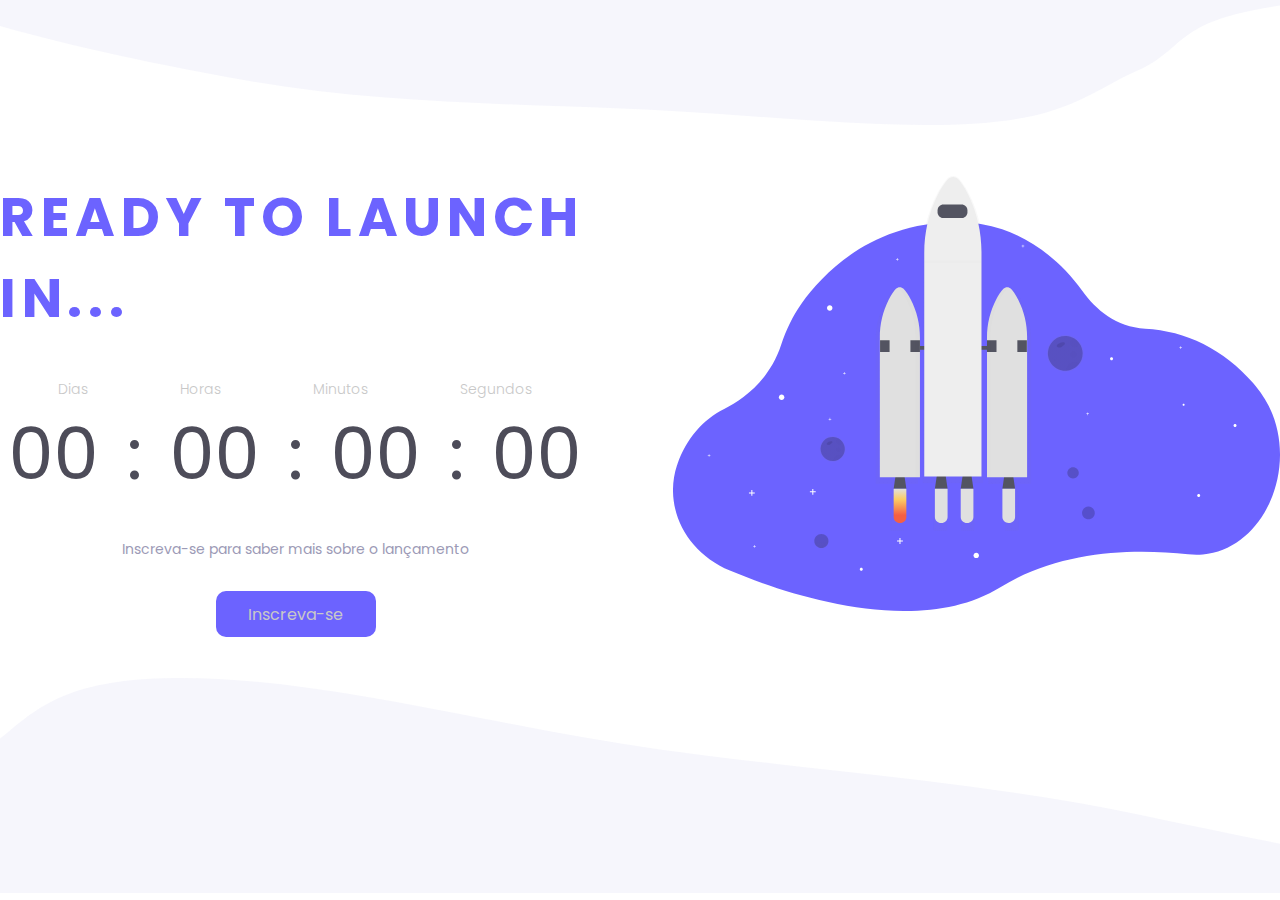
<file: DesafioCountdown/index.html>
<!DOCTYPE html>
<html lang="en">
<head>
    <link rel="stylesheet" href="styles.css">
    <meta charset="UTF-8">
    <meta http-equiv="X-UA-Compatible" content="IE=edge">
    <meta name="viewport" content="width=device-width, initial-scale=1.0">
    <link rel="preconnect" href="https://fonts.googleapis.com">
    <link rel="preconnect" href="https://fonts.gstatic.com" crossorigin>
    <link href="https://fonts.googleapis.com/css2?family=Poppins:wght@300;400;500&display=swap" rel="stylesheet">
    <title>CountDown</title>
</head>
<body>
    <main>
        <div class="bg-image1">
            <img src="./images/images/top-image.svg" alt="">
        </div>
        <div class="bg-image2">
            <img src="./images/images/bottom-image.svg" alt="">
        </div>
        <div class="container">
            <h1>ready to launch in...</h1>
            <div class="timeunit">
                <h5>Dias</h5>
                <h5>Horas</h5>
                <h5>Minutos</h5>
                <h5>Segundos</h5>
            </div>
            <div class="time">
                <span id="days">00</span>
                <span> : </span>
                <span id="hours">00</span>
                <span> : </span>
                <span id="min">00</span>
                <span> : </span>
                <span id="sec">00</span>
            </div>
            <p>
                Inscreva-se para saber mais sobre o lançamento
            </p>
            <a href="../DesafiosHTML/FormularioDeContato.html" target="_blank">
                <button class="button">
                    Inscreva-se
                </button>
            </a>
        </div>
        <img src="./images/images/rocket.svg" alt="">
    </main>
<script src="./index.js"></script>
</body>
</html>
</file>
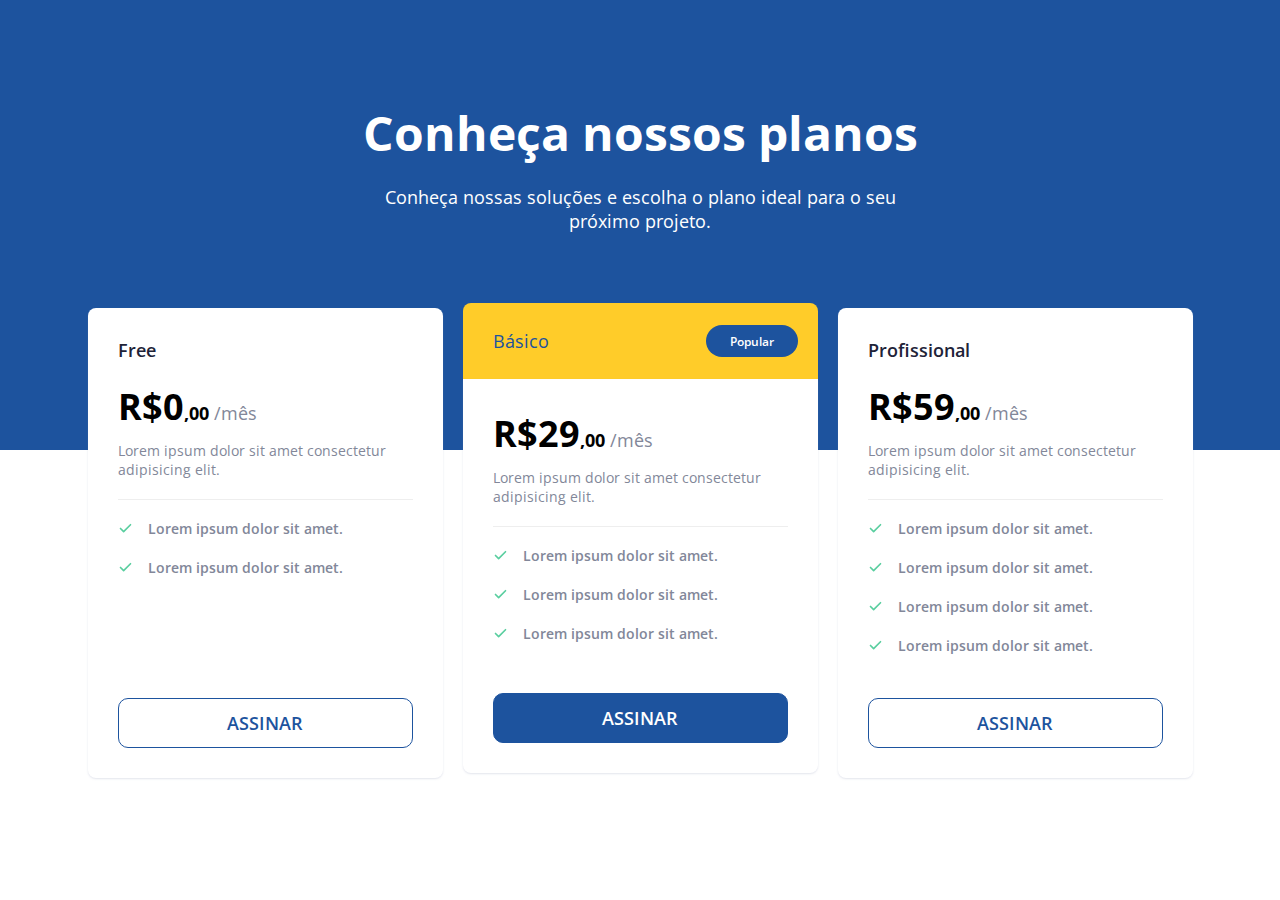
<file: DesafioPricingTable/index.html>
<!DOCTYPE html>
<html lang="en">
<head>
    <link rel="stylesheet" href="styles.css">
    <meta charset="UTF-8">
    <meta http-equiv="X-UA-Compatible" content="IE=edge">
    <meta name="viewport" content="width=device-width, initial-scale=1.0">
    <link rel="preconnect" href="https://fonts.googleapis.com">
    <link rel="preconnect" href="https://fonts.gstatic.com" crossorigin>
    <link href="https://fonts.googleapis.com/css2?family=Open+Sans:ital,wght@0,400;0,600;1,700&display=swap" rel="stylesheet">
    <title>Pricing Table</title>
</head>
<body>
    <div class="bg-blue">
        <div class="header">
            <h1>Conheça nossos planos</h1>
            <h5>Conheça nossas soluções e escolha o plano ideal para o seu <br> próximo projeto.</h5>
        </div>
        <div class="cards">
            <div class="card-1">
                <h5 class="card">Free</h5>
                <h5 class="price"><b><span>R$0</span>,00</b> /mês</h5>
                <p>Lorem ipsum dolor sit amet consectetur adipisicing elit.</p>
                <div class="divider"></div>
                <ul>
                    <li><img src="./assets/check.svg" alt=""> Lorem ipsum dolor sit amet.</li>
                    <li><img src="./assets/check.svg" alt=""> Lorem ipsum dolor sit amet.</li>
                </ul>
                <button>Assinar</button>
            </div>
            <div class="middle">

                <div class="yellow">
                    <h5 class="card-2">Básico</h5>
                    <div class="popular">Popular</div>
                </div>
                <div class="card-2">
                    <h5 class="price"><b><span>R$29</span>,00</b> /mês</h5>
                    <p>Lorem ipsum dolor sit amet consectetur adipisicing elit.</p>
                    <div class="divider"></div>
                    <ul>
                        <li><img src="./assets/check.svg" alt=""> Lorem ipsum dolor sit amet.</li>
                        <li><img src="./assets/check.svg" alt=""> Lorem ipsum dolor sit amet.</li>
                        <li><img src="./assets/check.svg" alt=""> Lorem ipsum dolor sit amet.</li>
                    </ul>
                    <button class="card-2">Assinar</button>
                </div>
            </div>
            <div class="card-3">
                <h5 class="card">Profissional</h5>
                <h5 class="price"><b><span>R$59</span>,00</b> /mês</h5>
                <p>Lorem ipsum dolor sit amet consectetur adipisicing elit.</p>
                <div class="divider"></div>
                <ul>
                    <li><img src="./assets/check.svg" alt=""> Lorem ipsum dolor sit amet.</li>
                    <li><img src="./assets/check.svg" alt=""> Lorem ipsum dolor sit amet.</li>
                    <li><img src="./assets/check.svg" alt=""> Lorem ipsum dolor sit amet.</li>
                    <li><img src="./assets/check.svg" alt=""> Lorem ipsum dolor sit amet.</li>
                </ul>
                <button>Assinar</button>
            </div>


        </div>
    </div>
</body>
</html>
</file>
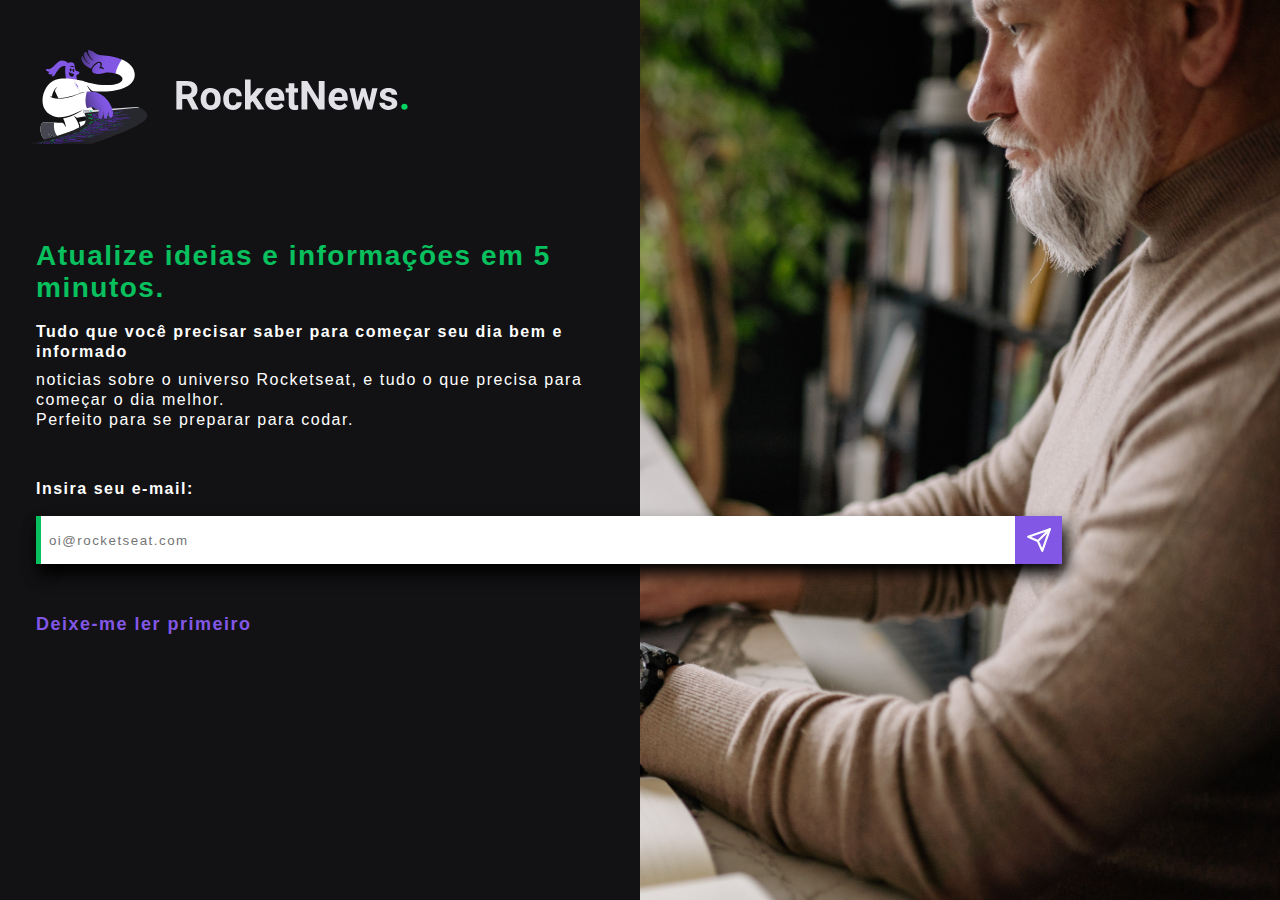
<file: DesafioRocketNews/index.html>
<!DOCTYPE html>
<html lang="en">
<head>
    <link rel="stylesheet" href="./styles.css">
    <meta charset="UTF-8">
    <meta http-equiv="X-UA-Compatible" content="IE=edge">
    <meta name="viewport" content="width=device-width, initial-scale=1.0">
    <title>Rocket News</title>
</head>
<body>
    
    <header>
        <img src="./assets/logo.svg" alt="logo">
    </header>
    <div class="bg"></div>
    <main>
        <h1>Atualize ideias e informações em 5 minutos.</h1>
        <p>
            <strong>Tudo que você precisar saber para começar seu dia bem e informado <br></strong>
            noticias sobre o universo Rocketseat, e tudo o que precisa para começar o dia melhor. <br>
            Perfeito para se preparar para codar.
        </p>
    </main>
    <form action="">
        <Label for="mail">Insira seu e-mail:</Label>
        <div>
            <div></div>
            <input type="mail" id="mail" placeholder="oi@rocketseat.com">
            <button onclick="alerta()" type="submit"><svg xmlns="http://www.w3.org/2000/svg" width="24" height="24" viewBox="0 0 24 24" fill="none" stroke="currentColor" stroke-width="2" stroke-linecap="round" stroke-linejoin="round" class="feather feather-send"><line x1="22" y1="2" x2="11" y2="13"></line><polygon points="22 2 15 22 11 13 2 9 22 2"></polygon></svg></button>
        </div>
    </form>
    <a href="">Deixe-me ler primeiro</a>
</body>
<script>
    function alerta(){
        return alert("Email enviado com sucesso!")
    }
</script>
</html>
</file>
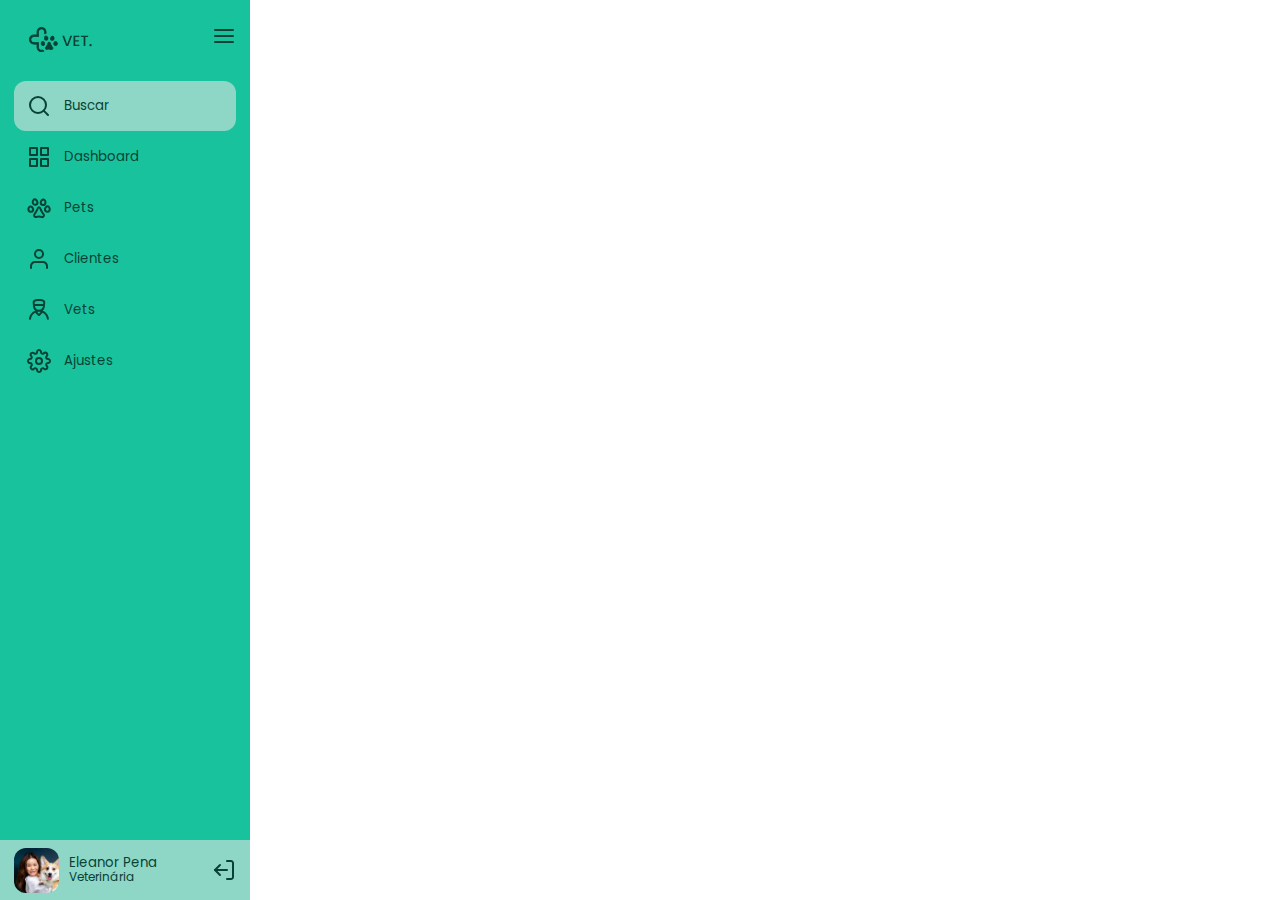
<file: DesafioSidebar/index.html>
<!DOCTYPE html>
<html lang="en">
<head>
    <link rel="stylesheet" href="styles.css">
    <meta charset="UTF-8">
    <meta http-equiv="X-UA-Compatible" content="IE=edge">
    <meta name="viewport" content="width=device-width, initial-scale=1.0">
    <link rel="preconnect" href="https://fonts.googleapis.com">
    <link rel="preconnect" href="https://fonts.gstatic.com" crossorigin>
    <link href="https://fonts.googleapis.com/css2?family=Poppins:wght@300;400;500&display=swap" rel="stylesheet">
    <title>Sidebar</title>
</head>
<body>
    <nav class="nav">
        <section class="header">
            <img src="./images/images/logo.svg" alt="logo" class="logo">
            <div class="menu">
                <img src="./images/images/menu.svg" alt="menu" class="menu">
            </div>
        </section>
        <label for="search">
            <div class="buscar">
                <img src="./images/images/search.svg" alt="lupa">
                <input type="text" placeholder="Buscar" id="search">
            </div>
        </label>
        <div class="dashboard">
            <img src="./images/images/grid.svg" alt="lupa">
            <h5>Dashboard</h5>
        </div>
        <div class="pets">
            <img src="./images/images/pet.svg" alt="lupa">
            <h5>Pets</h5>
        </div>
        <div class="clientes">
            <img src="./images/images/user.svg" alt="lupa">
            <h5>Clientes</h5>
        </div>
        <div class="vets">
            <img src="./images/images/vet.svg" alt="lupa">
            <h5>Vets</h5>
        </div>
        <div class="ajustes">
            <img src="./images/images/settings.svg" alt="lupa">
            <h5>Ajustes</h5>
        </div>
        <footer>
            <div class="user">
                <img src="./images/images/photo.jpg" alt="perfil">
                <h5>Eleanor Pena <br><span>Veterinária</span></h5>
            </div>
            <a href="">
                <img src="./images/images/log-out.svg" alt="logout">
            </a>
        </footer>
    </nav>
    <script>
        let menu = document.querySelector('.menu');
        let lupa = document.querySelector(".buscar")
        let nav = document.querySelector(".nav");

        menu.onclick = function(){
            nav.classList.toggle('active');
        }
    </script>
</body>
</html>
</file>
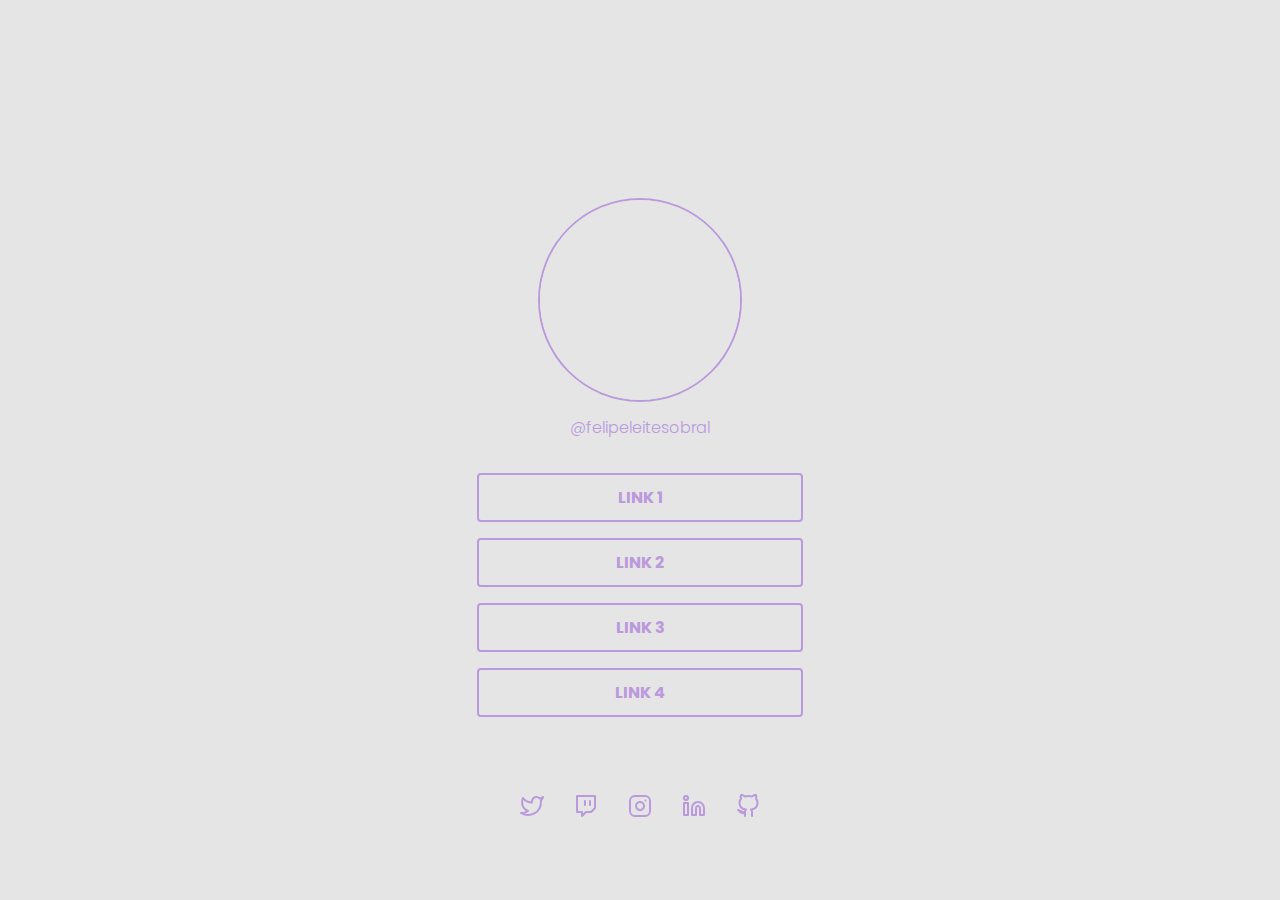
<file: DesafioSocialTree/index.html>
<!DOCTYPE html>
<html lang="en">
<head>
    <link rel="preconnect" href="https://fonts.googleapis.com">
    <link rel="preconnect" href="https://fonts.gstatic.com" crossorigin>
    <link href="https://fonts.googleapis.com/css2?family=Poppins&display=swap" rel="stylesheet">
    <link rel="stylesheet" href="./styles.css">
    <meta charset="UTF-8">
    <meta http-equiv="X-UA-Compatible" content="IE=edge">
    <meta name="viewport" content="width=device-width, initial-scale=1.0">
    <title>Tree Social</title>
</head>
<body>

    <header>
        <div></div>
        <h1>@felipeleitesobral</h1>
    </header>
    <nav>
        <ul>
            <a href=""><li>LINK 1</li></a>
            <a href=""><li>LINK 2</li></a>
            <a href=""><li>LINK 3</li></a>
            <a href=""><li>LINK 4</li></a>
        </ul>
    </nav>
    <footer>

        <ul>
            <li><a href="https://twitter.com/Nescaaaaau"><svg width="24" height="24" viewBox="0 0 24 24" fill="none" xmlns="http://www.w3.org/2000/svg">
                <path d="M23 2.99998C22.0424 3.67546 20.9821 4.19209 19.86 4.52999C19.2577 3.8375 18.4573 3.34668 17.567 3.12391C16.6767 2.90115 15.7395 2.95718 14.8821 3.28444C14.0247 3.6117 13.2884 4.19439 12.773 4.9537C12.2575 5.71302 11.9877 6.61232 12 7.52998V8.52998C10.2426 8.57555 8.50127 8.1858 6.93101 7.39543C5.36074 6.60506 4.01032 5.43862 3 3.99998C3 3.99998 -1 13 8 17C5.94053 18.398 3.48716 19.0989 1 19C10 24 21 19 21 7.49998C20.9991 7.22144 20.9723 6.94358 20.92 6.66999C21.9406 5.66348 22.6608 4.3927 23 2.99998V2.99998Z" stroke="#BB99DD" stroke-width="2" stroke-linecap="round" stroke-linejoin="round"/>
            </svg></a></li>
            <li><a href="https://www.twitch.tv/nesconha"><svg width="24" height="24" viewBox="0 0 24 24" fill="none" xmlns="http://www.w3.org/2000/svg">
            <path d="M16 11V7M21 2H3V18H8V22L12 18H17L21 14V2ZM11 11V7V11Z" stroke="#BB99DD" stroke-width="2" stroke-linecap="round" stroke-linejoin="round"/>
            </svg>
            </a></li>
            <li><a href="https://www.instagram.com/felipeleitesobral/"><svg width="24" height="24" viewBox="0 0 24 24" fill="none" xmlns="http://www.w3.org/2000/svg">
                <path d="M17 2H7C4.23858 2 2 4.23858 2 7V17C2 19.7614 4.23858 22 7 22H17C19.7614 22 22 19.7614 22 17V7C22 4.23858 19.7614 2 17 2Z" stroke="#BB99DD" stroke-width="2" stroke-linecap="round" stroke-linejoin="round"/>
                <path d="M16 11.37C16.1234 12.2022 15.9813 13.0522 15.5938 13.799C15.2063 14.5458 14.5931 15.1514 13.8416 15.5297C13.0901 15.9079 12.2384 16.0396 11.4078 15.9059C10.5771 15.7723 9.80976 15.3801 9.21484 14.7852C8.61992 14.1902 8.22773 13.4229 8.09407 12.5922C7.9604 11.7615 8.09207 10.9099 8.47033 10.1584C8.84859 9.40685 9.45419 8.79374 10.201 8.40624C10.9478 8.01874 11.7978 7.87658 12.63 8C13.4789 8.12588 14.2649 8.52146 14.8717 9.1283C15.4785 9.73515 15.8741 10.5211 16 11.37Z" stroke="#BB99DD" stroke-width="2" stroke-linecap="round" stroke-linejoin="round"/>
                <path d="M17.5 6.5H17.51" stroke="#BB99DD" stroke-width="2" stroke-linecap="round" stroke-linejoin="round"/>
            </svg>
            </a></li>
            <li><a href="https://www.linkedin.com/in/felipe-leite-sobral-739592168/"><svg width="24" height="24" viewBox="0 0 24 24" fill="none" xmlns="http://www.w3.org/2000/svg">
                <path d="M16 8C17.5913 8 19.1174 8.63214 20.2426 9.75736C21.3679 10.8826 22 12.4087 22 14V21H18V14C18 13.4696 17.7893 12.9609 17.4142 12.5858C17.0391 12.2107 16.5304 12 16 12C15.4696 12 14.9609 12.2107 14.5858 12.5858C14.2107 12.9609 14 13.4696 14 14V21H10V14C10 12.4087 10.6321 10.8826 11.7574 9.75736C12.8826 8.63214 14.4087 8 16 8V8Z" stroke="#BB99DD" stroke-width="2" stroke-linecap="round" stroke-linejoin="round"/>
                <path d="M6 9H2V21H6V9Z" stroke="#BB99DD" stroke-width="2" stroke-linecap="round" stroke-linejoin="round"/>
                <path d="M4 6C5.10457 6 6 5.10457 6 4C6 2.89543 5.10457 2 4 2C2.89543 2 2 2.89543 2 4C2 5.10457 2.89543 6 4 6Z" stroke="#BB99DD" stroke-width="2" stroke-linecap="round" stroke-linejoin="round"/>
            </svg>
            </a></li>
            <li><a href="https://github.com/FelipeLeiteSobral"><svg width="24" height="24" viewBox="0 0 24 24" fill="none" xmlns="http://www.w3.org/2000/svg">
            <g clip-path="url(#clip0)">
                <path d="M16 22V18.13C16.0375 17.6532 15.9731 17.1738 15.811 16.7238C15.6489 16.2738 15.3929 15.8634 15.06 15.52C18.2 15.17 21.5 13.98 21.5 8.52C21.4997 7.12383 20.9627 5.7812 20 4.77C20.4559 3.54851 20.4236 2.19835 19.91 0.999999C19.91 0.999999 18.73 0.649999 16 2.48C13.708 1.85882 11.292 1.85882 9 2.48C6.27 0.649999 5.09 0.999999 5.09 0.999999C4.57638 2.19835 4.54414 3.54851 5 4.77C4.03013 5.7887 3.49252 7.14346 3.5 8.55C3.5 13.97 6.8 15.16 9.94 15.55C9.611 15.89 9.35726 16.2954 9.19531 16.7399C9.03335 17.1844 8.96681 17.6581 9 18.13V22M9 19C4 20.5 4 16.5 2 16L9 19Z" stroke="#BB99DD" stroke-width="2" stroke-linecap="round" stroke-linejoin="round"/>
                    </g>
                    <defs>
                        <clipPath id="clip0">
                            <rect width="24" height="24" fill="white"/>
                        </clipPath>
                    </defs>
                </svg>
            </a></li>
        </ul>
    </footer>
</body>
</html>
</file>
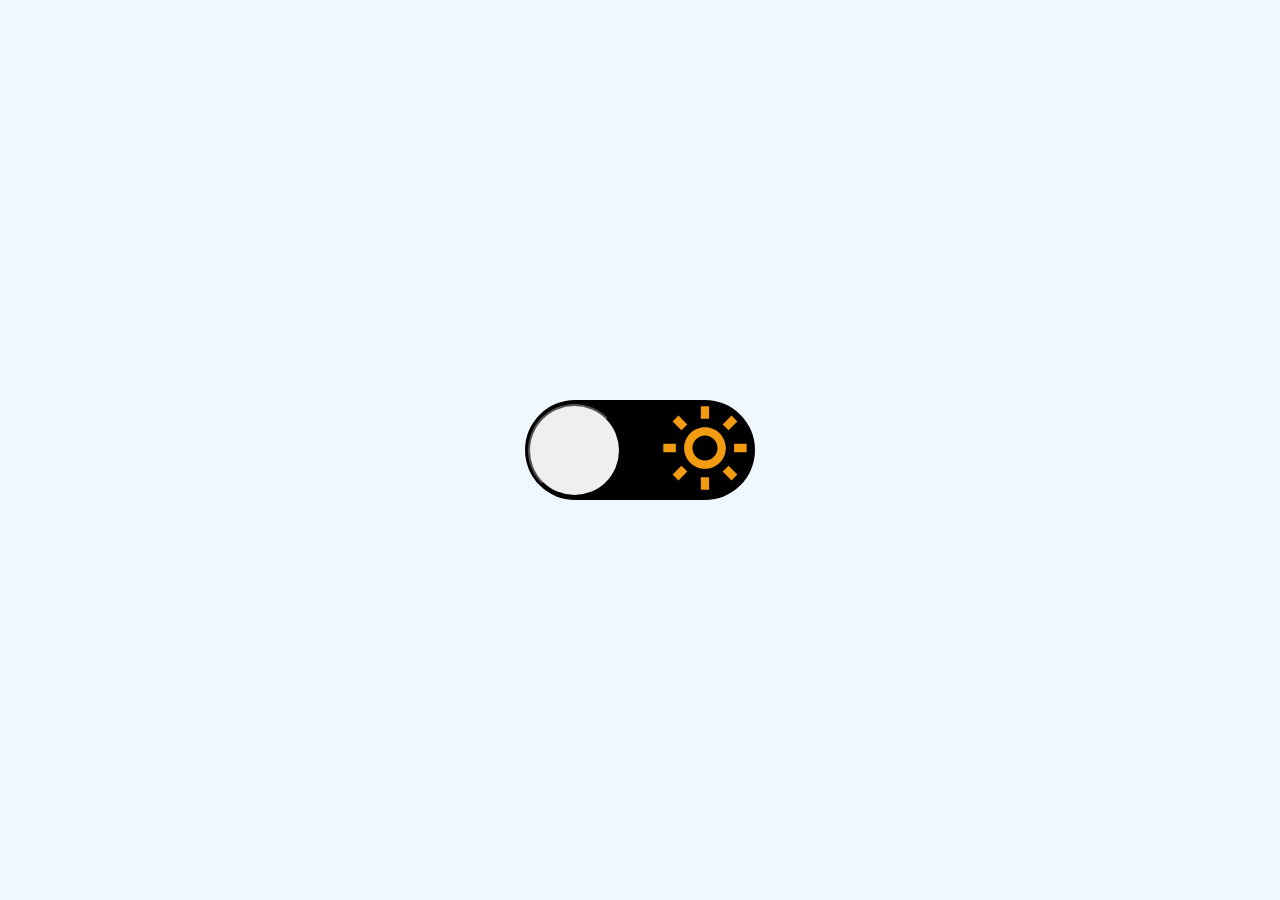
<file: DesafioThemeSwitcher/index.html>
<!DOCTYPE html>
<html lang="en">
<head>
    <link rel="stylesheet" href="styles.css">
    <meta charset="UTF-8">
    <meta http-equiv="X-UA-Compatible" content="IE=edge">
    <meta name="viewport" content="width=device-width, initial-scale=1.0">
    <title>Theme Switch</title>
</head>
<body class="bg">
    <div class="switch">
        <button class="" ></button>
        <div class="moon">
            <img src="./assets/assets/moon.svg" alt="">
        </div>
        <div class="sun">
            <img src="./assets/assets/sun.svg" alt="">
        </div>
    </div>
<script>
    let button = document.querySelector("button");
    let body = document.querySelector("body");

button.onclick = function(event) {
    body.classList.toggle("dark")
    button.classList.toggle("dark")
}

</script>
</body>
</html>
</file>
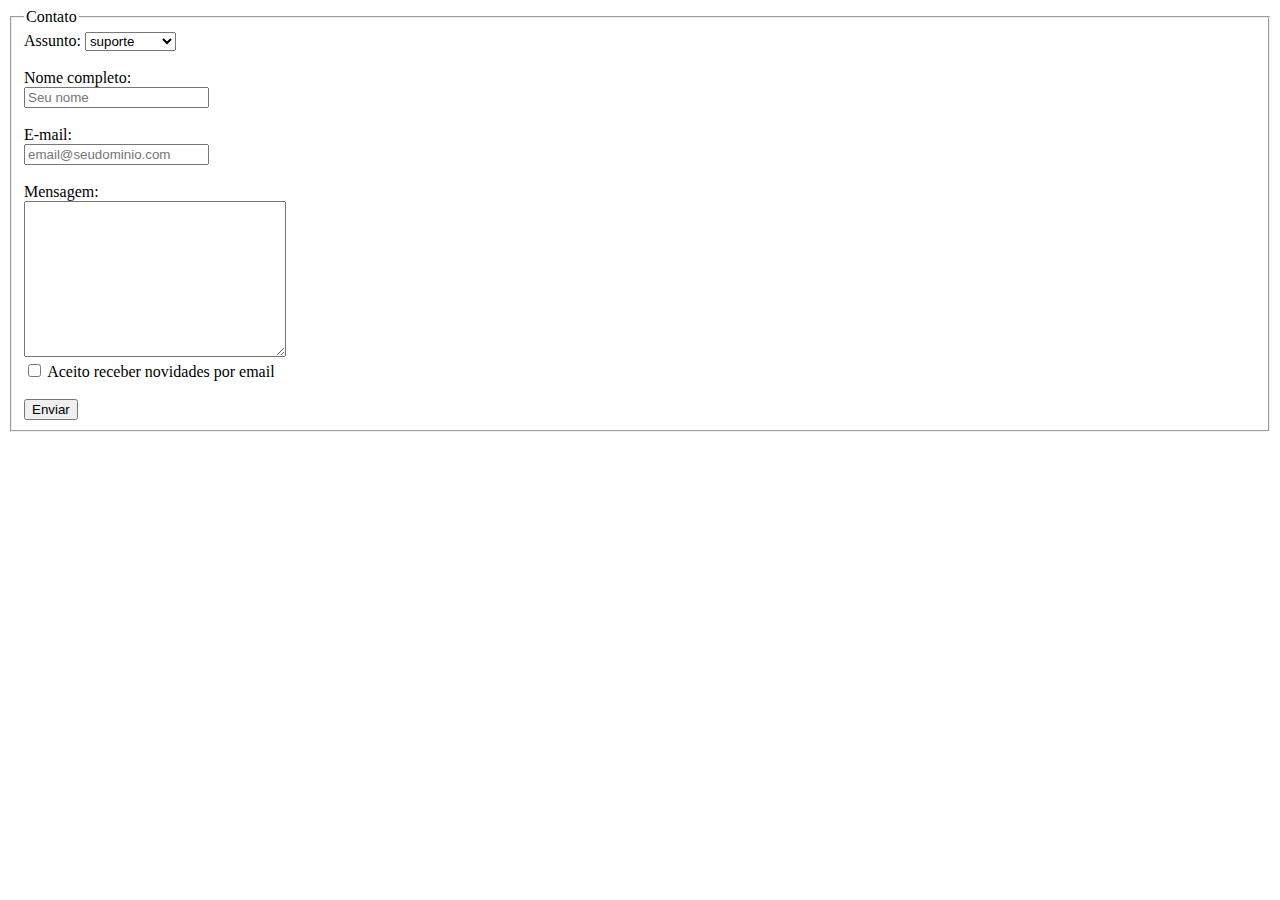
<file: DesafiosHTML/FormularioDeContato.html>
<!DOCTYPE html>
<html lang="en">
<head>
    <meta charset="UTF-8">
    <meta http-equiv="X-UA-Compatible" content="IE=edge">
    <meta name="viewport" content="width=
    , initial-scale=1.0">
    <title>Formulário de contato</title>
</head>
<body>
    <form action="" legend="Entre em contato">
        <fieldset>
            <legend>Contato</legend>
                <div>
                    <label for="suporte">Assunto:</label>
                    <select name="suporte" id="suporte">suporte
                        <option value="">suporte</option>
                        <option value="">sugestão</option>
                        <option value="">reclamação</option>
                    </select> 
                    <br>
                    <br>
                </div>
                <div>
                    <label for="nome">Nome completo:</label> <br>
                    <input type="name" id="nome" name="nome" placeholder="Seu nome"><br>
                </div>
                <br>
                <div>
                    <label for="mail">E-mail:</label><br>
                    <input type="mail" id="mail" name="mail" placeholder="email@seudominio.com"><br>
                </div>
                <br>
                <label for="message">Mensagem:</label><br>
                <textarea id="message" name="message" cols="30" rows="10">
                </textarea>
                <div>
                    <input type="checkbox" id="checkbox" name="checkbox">
                    <label for="checkbox">Aceito receber novidades por email</label><br>
                </div>
                <br>
                <button type="submit" name="button">Enviar</button>
                
        </fieldset>
    </form>
</body>
</html>
</file>
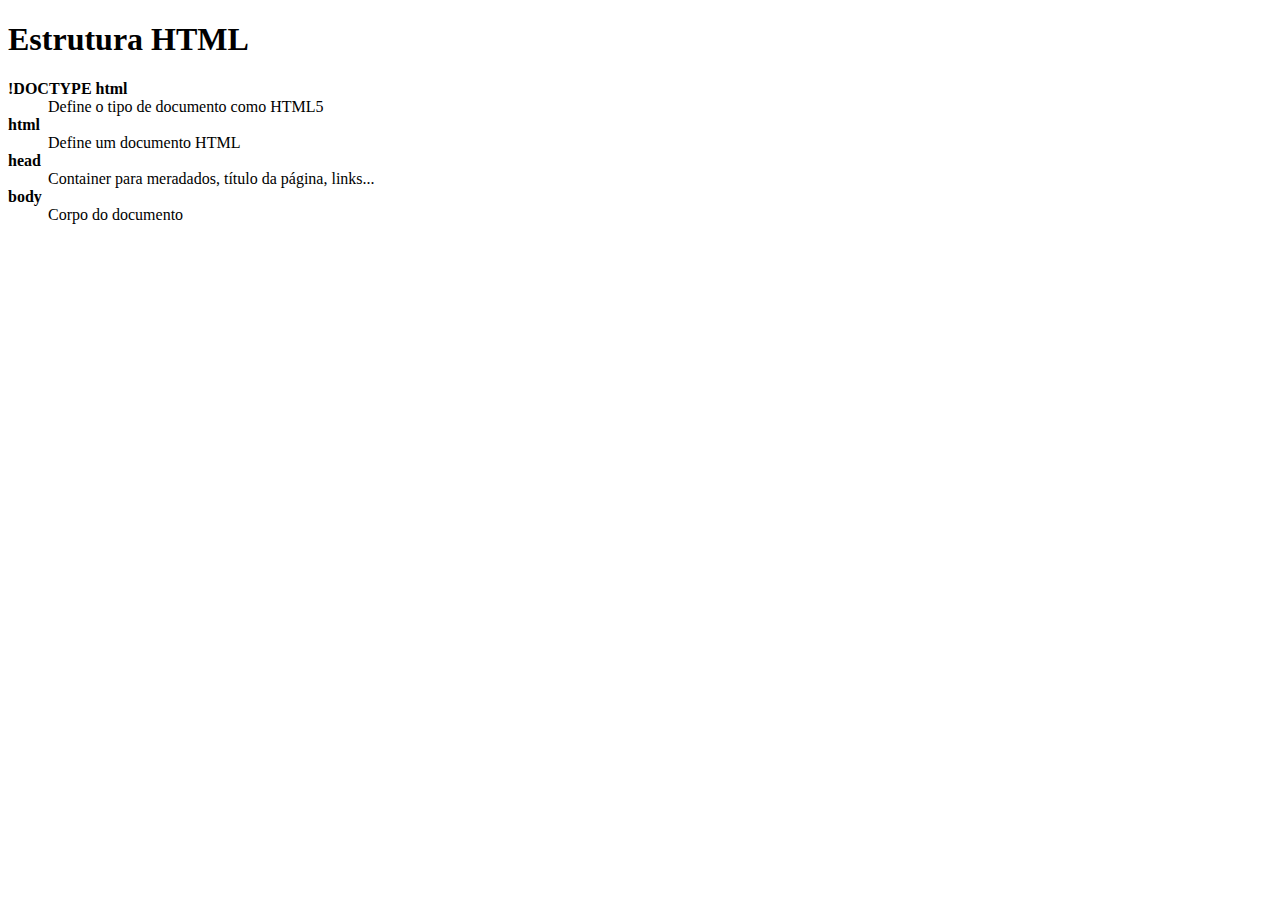
<file: DesafiosHTML/glossary.html>
<!DOCTYPE html>
<html lang="en">
<head>
    <meta charset="UTF-8">
    <meta http-equiv="X-UA-Compatible" content="IE=edge">
    <meta name="viewport" content="width=device-width, initial-scale=1.0">
    <title>Glossário</title>
</head>
<body>
    <h1>Estrutura HTML</h1>
    <dl>
        <dt>
            <b>
                !DOCTYPE html
            </b>
        </dt>
        <dd>Define o tipo de documento como HTML5</dd>
        <dt>
            <b>
                html
            </b>
        </dt>
        <dd>Define um documento HTML</dd>
        <dt>
            <b>
                head
            </b>
        </dt>
        <dd>Container para meradados, título da página, links...</dd>
        <dt>
            <b>
                body
            </b>
        </dt>
        <dd>Corpo do documento</dd>
    </dl>
</body>
</html>
</file>
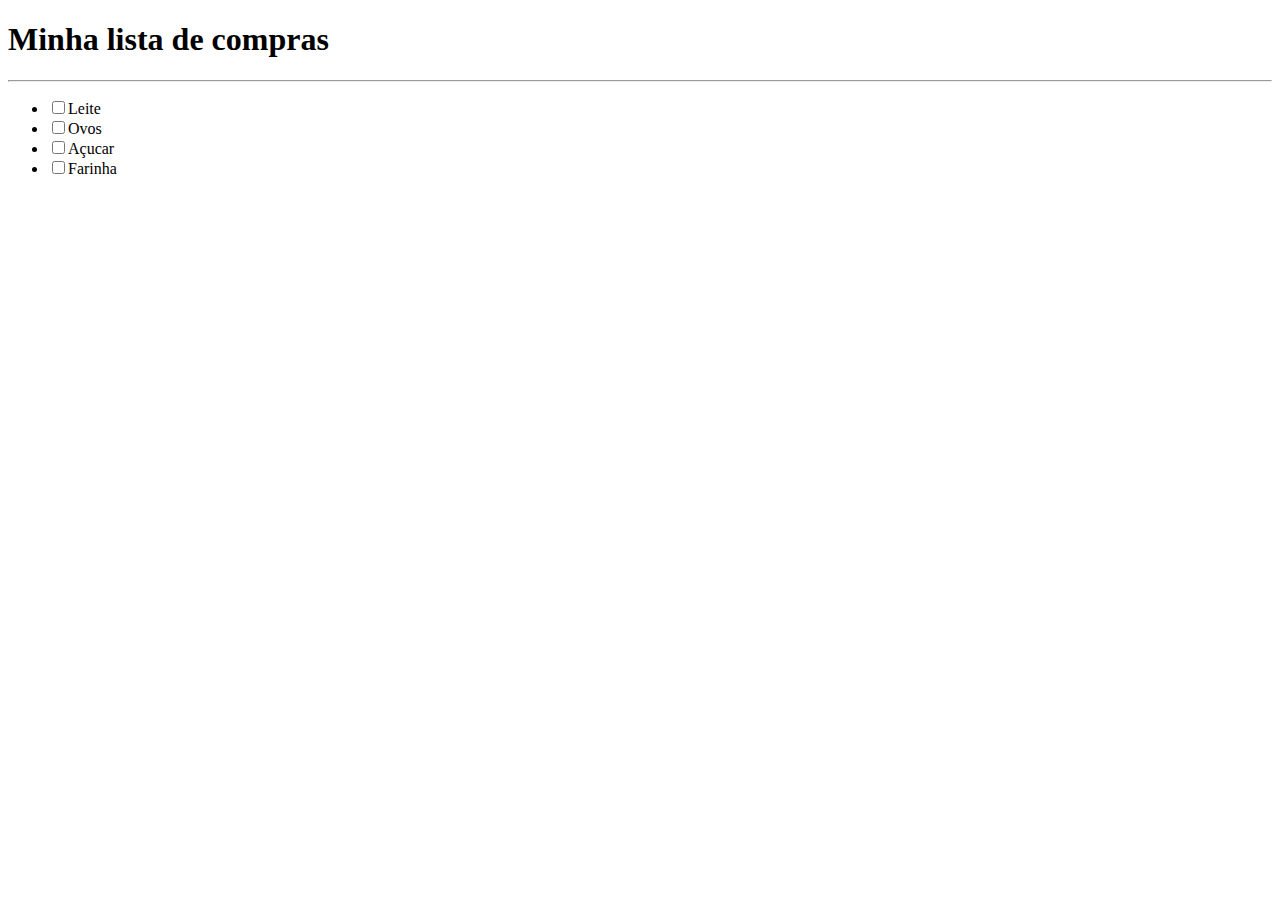
<file: DesafiosHTML/ListaDeCompras.html>
<!DOCTYPE html>
<html lang="en">
<head>
    <meta charset="UTF-8">
    <meta http-equiv="X-UA-Compatible" content="IE=edge">
    <meta name="viewport" content="width=device-width, initial-scale=1.0">
    <title>Lista de compras</title>
</head>
<body>
    <h1>Minha lista de compras</h1>
    <hr>
    <ul>
        <li><input type="checkbox" id="checkbox"><label for="checkbox">Leite</label></li>
        <li><input type="checkbox" id="checkbox"><label for="checkbox">Ovos</label></li>
        <li><input type="checkbox" id="checkbox"><label for="checkbox">Açucar</label></li>
        <li><input type="checkbox" id="checkbox"><label for="checkbox">Farinha</label></li>
    </ul>
</body>
</html>
</file>
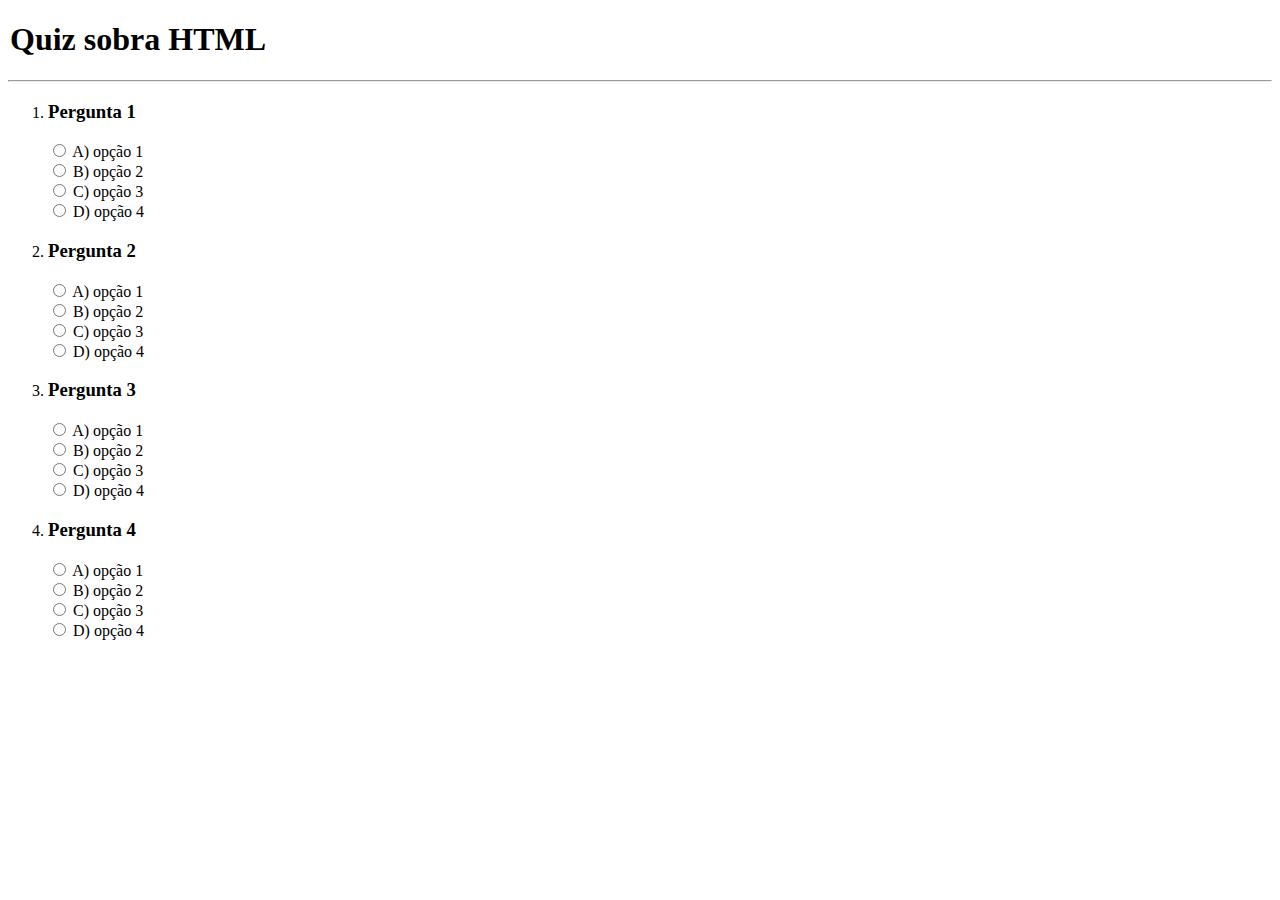
<file: DesafiosHTML/Quiz.html>
<!DOCTYPE html>
<html lang="en">
<head>
    <meta charset="UTF-8">
    <meta http-equiv="X-UA-Compatible" content="IE=edge">
    <meta name="viewport" content="width=device-width, initial-scale=1.0">
    <title>Quiz</title>
</head>
<body>
    <form action="">
        <h1>
            <legend>Quiz sobra HTML</legend>
        </h1>
        <hr>
       <ol>
            <div>
                <li>
                <h3>Pergunta 1</h3>
                    <input type="radio" id="checkbox1" name="question-1"> <label for="checkbox1">A) opção 1</label><br>
                    <input type="radio" id="checkbox2" name="question-1"> <label for="checkbox2">B) opção 2</label><br>
                    <input type="radio" id="checkbox3" name="question-1"> <label for="checkbox3">C) opção 3</label><br>
                    <input type="radio" id="checkbox4" name="question-1"> <label for="checkbox4">D) opção 4</label><br>
                </li>
            </div>
            <div>
                <li>
                <h3>Pergunta 2</h3>
                    <input type="radio" id="checkbox1" name="question-2"> <label for="checkbox1">A) opção 1</label><br>
                    <input type="radio" id="checkbox2" name="question-2"> <label for="checkbox2">B) opção 2</label><br>
                    <input type="radio" id="checkbox3" name="question-2"> <label for="checkbox3">C) opção 3</label><br>
                    <input type="radio" id="checkbox4" name="question-2"> <label for="checkbox4">D) opção 4</label><br>
                </li>
            </div>
            <div>
                <li>
                <h3>Pergunta 3</h3>
                    <input type="radio" id="checkbox1" name="question-3"> <label for="checkbox1">A) opção 1</label><br>
                    <input type="radio" id="checkbox2" name="question-3"> <label for="checkbox2">B) opção 2</label><br>
                    <input type="radio" id="checkbox3" name="question-3"> <label for="checkbox3">C) opção 3</label><br>
                    <input type="radio" id="checkbox4" name="question-3"> <label for="checkbox4">D) opção 4</label><br>
                </li>
            </div>
            <div>
                <li>
                <h3>Pergunta 4</h3>
                    <input type="radio" id="checkbox1" name="question-4"> <label for="checkbox1">A) opção 1</label><br>
                    <input type="radio" id="checkbox2" name="question-4"> <label for="checkbox2">B) opção 2</label><br>
                    <input type="radio" id="checkbox3" name="question-4"> <label for="checkbox3">C) opção 3</label><br>
                    <input type="radio" id="checkbox4" name="question-4"> <label for="checkbox4">D) opção 4</label><br>
                </li>
            </div>
        </ol>
    </form>
</body>
</html>
</file>
<file: DesafioCountdown/styles.css>
*{
    padding: 0;
    margin: 0;
    box-sizing: border-box;
    font-family: "Poppins", sans-serif;
}

h1{
    text-transform: uppercase;
    color: #6C63FF;
    margin-top:27px;
    font-weight: 700;
    font-size: 54px;
    letter-spacing: 0.105em;
    
}

h5{
    font-weight: 300;
    font-size:14px;
    color: #c8c8c8;
}

p{
    margin:31px 0 31px 0;
    font-weight: 400;
    font-size:14px;
    color:#9C9AB6;
}

div.bg-image1{
    position: absolute;
    top: 0;
    left: 0;
}

div img{
    width: 100vw;
    z-index: -1;
}

div.bg-image2{
    position: absolute;
    bottom: 0;
    left: 0;
}

main{
    width: 100vw;
    display: flex;
    align-items: center;
    justify-content:center;
    margin-top:150px;
}

div.container{
    display: flex;
    flex-direction: column;
    align-items: center;
    justify-content:center;
    margin-right:82px ;
}

div.timeunit, div.time{
    display: flex;
}
div.timeunit{
    margin:40px 0 0;
    gap: 91px;
}
div.time {
    gap:28px;
}

button{
    width: 160px;
    height: 46px;
    border-radius: 10px;
    background-color: #6C63FF;
    border: 0;
    color:#c8c8c8;
    font-weight: 400;
    font-size:16px;
    cursor: pointer;
}

span{
    font-size:72px;
    font-weight:400;
    color:#4d4c59;
}
</file>
<file: DesafioPricingTable/styles.css>
*{
    padding: 0;
    margin: 0;
    box-sizing: border-box;
    font-family: "Open Sans", sans-serif;
    list-style: none;
}

div.bg-blue{
    position: absolute;
    background-color:#1D539E ;
    width: 100vw;
    height: 450px;
}

div.header{
    padding: 100px 0 65px 0;
    display: flex;
    flex-direction: column;
    color:white;
    align-items: center;
    justify-content:center;
    text-align: center;
}
h1{
    padding-bottom: 20px;
    font-weight:700;
    font-size: 48px;
}
h5{
    font-weight:400;
    font-size: 18px;
}

div.card1{
    width:355px;
    height:470px;
}

h5.card{
    font-weight: 600;
    color:#1E2338;
}
div.cards{
    display: flex;
    align-items: center;
    justify-content: center;
    gap:20px;
}
div.card-1, div.card-3{
    margin-top:10px;
}
div.card-1, div.card-2, div.card-3{
    width: 355px;
    height: 470px;
    background-color:#fff;
    box-shadow: 0 1px 2px rgba(142,150,185, 0.25);
    border-radius: 8px;
    display: flex;
    flex-direction: column;
    padding: 30px;
    justify-content: space-between;
}

b{
    color: black;
    font-weight:700;
}

span{
    font-size:36px;
}

button{
    width:100%;
    border: 1px solid;
    border-color: #1D539E;
    color:#1D539E;
    background-color:#fff;
    border-radius:10px;
    padding: 12px 0;
    text-transform: uppercase;
    font-weight: 600;
    font-size:18px;
    cursor: pointer;
}
h5.card{
    padding-bottom: 20px ;
}

h5.price, p{
    color:#828799;
    padding-bottom: 10px;
}

p{
    font-size: 14px;
    font-weight: 400;
    padding-bottom: 20px;
}
div.divider{
    background-color:#EEEEEE;
    height:1px;
    width:100%;
}
ul{
    display: flex;
    flex-direction: column;
    padding-top: 20px;
    height: 100%;
    gap:20px;
}
li{
    display: flex;
    font-size:14px;
    font-weight: 600;
    color:#828799;
    gap:15px;
    align-items: center;
}
li img{
    width: 15px;
    height: 15px;
}

h5.card-2{
    color:#1D539E;
}

button.card-2{
    color:#fff;
    background-color: #1D539E;
}

div.popular{
    display: flex;
    background-color: #1D539E;
    color:#fff;
    height:32px;
    border-radius: 40px ;
    font-size:12px;
    font-weight:600;
    align-items: center;
    justify-content:center;
    padding:0px 24px;

}
div.card-2{
    border-radius: 0 0 8px 8px;
    height: calc(470px - 76px);
}

div.yellow{
    display: flex;
    background-color:#FFCC29;
    height:76px;
    width: 100%;
    justify-content:space-between;
    align-items: center;
    padding:22px 20px 22px 30px;
    border-radius: 8px 8px 0 0;
}

div.middle{
    display: flex;
    flex-direction: column;
}
</file>
<file: DesafioRocketNews/styles.css>
*{
    font-family: "Work Sans", sans-serif;
    margin:0;
    box-sizing: border-box;
    padding: 0;
    letter-spacing: 1.5px;
    text-decoration: none;
}
body{
    background-color: #121214;
}
header img{
    height: 94px;
    width: 389px;
    margin: 50px 0 92px 30px;
}
div img {
    width:50%;
    height: 100vh;
    object-fit:cover;
    object-position: right;
}

.bg{
    position: absolute;
    top:0;
    left:50%;
    background-image: url(./assets/read_news.jpg);
    background-size: cover;
    background-position: right;
    display: flex;
    width:50%;
    height:100vh;
    justify-content: space-between;
    z-index: -1;
}

main {
    display: flex;
    width: 50%;
    flex-direction: column;
    align-content: center;
    padding-left:36px;
}

main h1 {
    font-size:28px;
    font-weight: 700px;
    color: #08c05e;
}

main p {
    font-size:16px;
    color: white;
    padding-top: 18px;
    line-height: 20px;
}
main p strong {
    display: block;
    margin-bottom:8px ;
}
form {
    margin:50px 0 50px 36px;
    z-index: 1;
}

label {
    display: block;
    color:white;
    font-size:16px;
    font-weight:600;
    padding-bottom:18px
}

a{
    padding-left:36px ;
    font-size:18px;
    font-weight: bold;
    color:#8257e5;
}
form div {
    display: flex;
    align-items: center;
    height: 48px;
    width: 1026px;
    box-shadow: 4px 10px 15px 0 black;
}

form div div{
    height:48px;
    width: 5px;
    background-color: #08c05e;
    border: 0;
}
form div input{
    padding-left:8px;
    width:996px;
    height: 48px;
    border: 0;
}

input:focus{
    border: 0 none;
    outline: 0;
}

button{
    height: 48px;
    width: 48px;
    background-color:#8257e5;
    border:0;
}
button svg{
    height: 100%;
    width:26px;
    background-color: #8257e5;
    cursor: pointer;
    color:white;
}
</file>
<file: DesafioSidebar/styles.css>
*{
    margin:0;
    padding:0;
    box-sizing: border-box;
    text-decoration: none;
    font-family: "Poppins", sans-serif;
    color:#084236;
    font-weight:400;
}

nav{
    display: flex;
    flex-direction:column;
    position: absolute;
    left:0;
    top: 0;
    height: 100vh;
    width:250px;
    background-color:#18C29C;
    padding:14px;
    gap:1px;
    transition: 1s;
}

section.header{
    display: flex;
    align-items: center;
    justify-content:space-between
}

section.header img.logo{
    padding:10px 0 25px 15px ;
    cursor: pointer;
}
section.header img.menu{
    padding:10px 0 25px;
    cursor: pointer;
}

div.buscar, div.dashboard, div.pets, div.clientes, div.vets, div.ajustes{
    display: flex;
    padding: 13px;
    width: 100%;
    border-radius:12px;
    gap:13px;
    cursor: pointer;
    align-items: center;
    transition: 0.1s;
}

div.buscar{
    background-color:#8ED7C6;
}

div.dashboard:hover, div.pets:hover, div.clientes:hover, div.vets:hover, div.ajustes:hover{
    background-color:#8ED7C6;
}
div.buscar input{
    border:0px none;
    background-color:transparent;
    outline: none;
}
::placeholder{
    color: #084236;
    opacity: 1;
}

footer{
    display: flex;
    background-color: #8ED7C6;
    height: 60px;
    width: 100%;
    position: absolute;
    bottom: 0;
    right: 0;
    padding: 7px 14px ; 
    justify-content: space-between;
    align-items: center;
    transition: 0.5;
    opacity: 1;
}
a{
    display: flex;
    align-items: center;
}
div.user{
    display: flex;
    gap: 10px;
    align-items: center;
    line-height: 14px;
}

span{
    font-size:12px;
}

footer div.user img{
    width:45px;
    height:45px;
    object-fit: cover;
    object-position: left;
    border-radius: 12px;
}


footer img{
    height:24px;
    width:24px;
}

/*   curto sidebar   */

nav.active{
    width: 78px;
}
nav.active div h5, nav.active section img.logo, nav.active div input, nav.active footer div{
    display:none;
}
nav.active section div img.menu{
    padding:10px 0 25px;
    
}
nav.active div.buscar:hover, nav.active div.dashboard:hover, nav.active div.pets:hover, nav.active div.clientes:hover, nav.active div.vets:hover, nav.active div.ajustes:hover{
    background-color:#fff;
    transition: 0.35s;
}
nav.active footer, nav.active section{
    justify-content: center;
}

label{
    display: flex;
    align-items: center;
    cursor: pointer;
}
</file>
<file: DesafioSocialTree/styles.css>
*{
    box-sizing: border-box;
    margin: 0;
    padding: 0;
    list-style: none;
    text-decoration: none;
    font-family: "Poppins", sans-serif;
}

body {
    background-color:#e5e5e5;
    width:100%;
    height: 100vh;
}

header{
    display: flex;
    flex-direction: column;
    padding-top: 200px;
    align-items: center
}

header div{
    height:200px;
    width: 200px;
    border-radius: 100%;

    background-image: url(https://avatars.githubusercontent.com/u/109388291?v=4);
    background-size: 200px;
    background-size: 200px;

    border:4px solid #e5e5e5;
    box-shadow: 0 0 0 2px #BB99dd;
}

header h1{
    font-size: 16px;
    font-weight: 300;
    color: #bb99dd;
    padding: 15px 0 33px 0;
}

nav{
    display: flex;
    justify-content:center;
    padding-bottom: 52px;
}

nav ul a{
    display: flex;;
    justify-content: center;
    align-items: center;
    height: 49px;
    width: 326px;
    border: 2px solid #bb99dd;
    border-radius: 4px;
    margin-bottom: 16px;
}

nav ul a{
    font-size:16px;
    font-weight:bold;
    text-transform:uppercase;
    color:#BB99dd
}

footer ul{
    display: flex;
    justify-content:center;
    gap:30px;

}

body footer ul li{
    font-size: 30px;
    font-weight:bold;
    color:#BB99dd;
}
</file>
<file: DesafioThemeSwitcher/styles.css>
*{
    padding:0;
    margin:0;
    box-sizing: border-box;
}

body{
    background-color:aliceblue;
    display: flex;
    align-items: center;
    justify-content: center;
    height: 100vh;
    width:100vw;
    transition-property: all;
    transition: 1s;
}

div.switch{
    position: relative;
    display: flex;
    height:100px;
    width:230px;
    border-radius: 50px;
    background-color:black;
    align-items: center;
    justify-content:space-between
}

button{
    position: absolute;
    width:93px;
    height:93px;
    border-radius: 50%;
    left: 3px;
    transition: 0.5s;
}

img{
    width: 100px;
}

body.dark{
    background-color:#292C35;
    transition-property: all;
    transition: 1s;
}

button.dark{
    left:133px;
    transition-property: all;
    transition: 0.5s;
}
</file>
